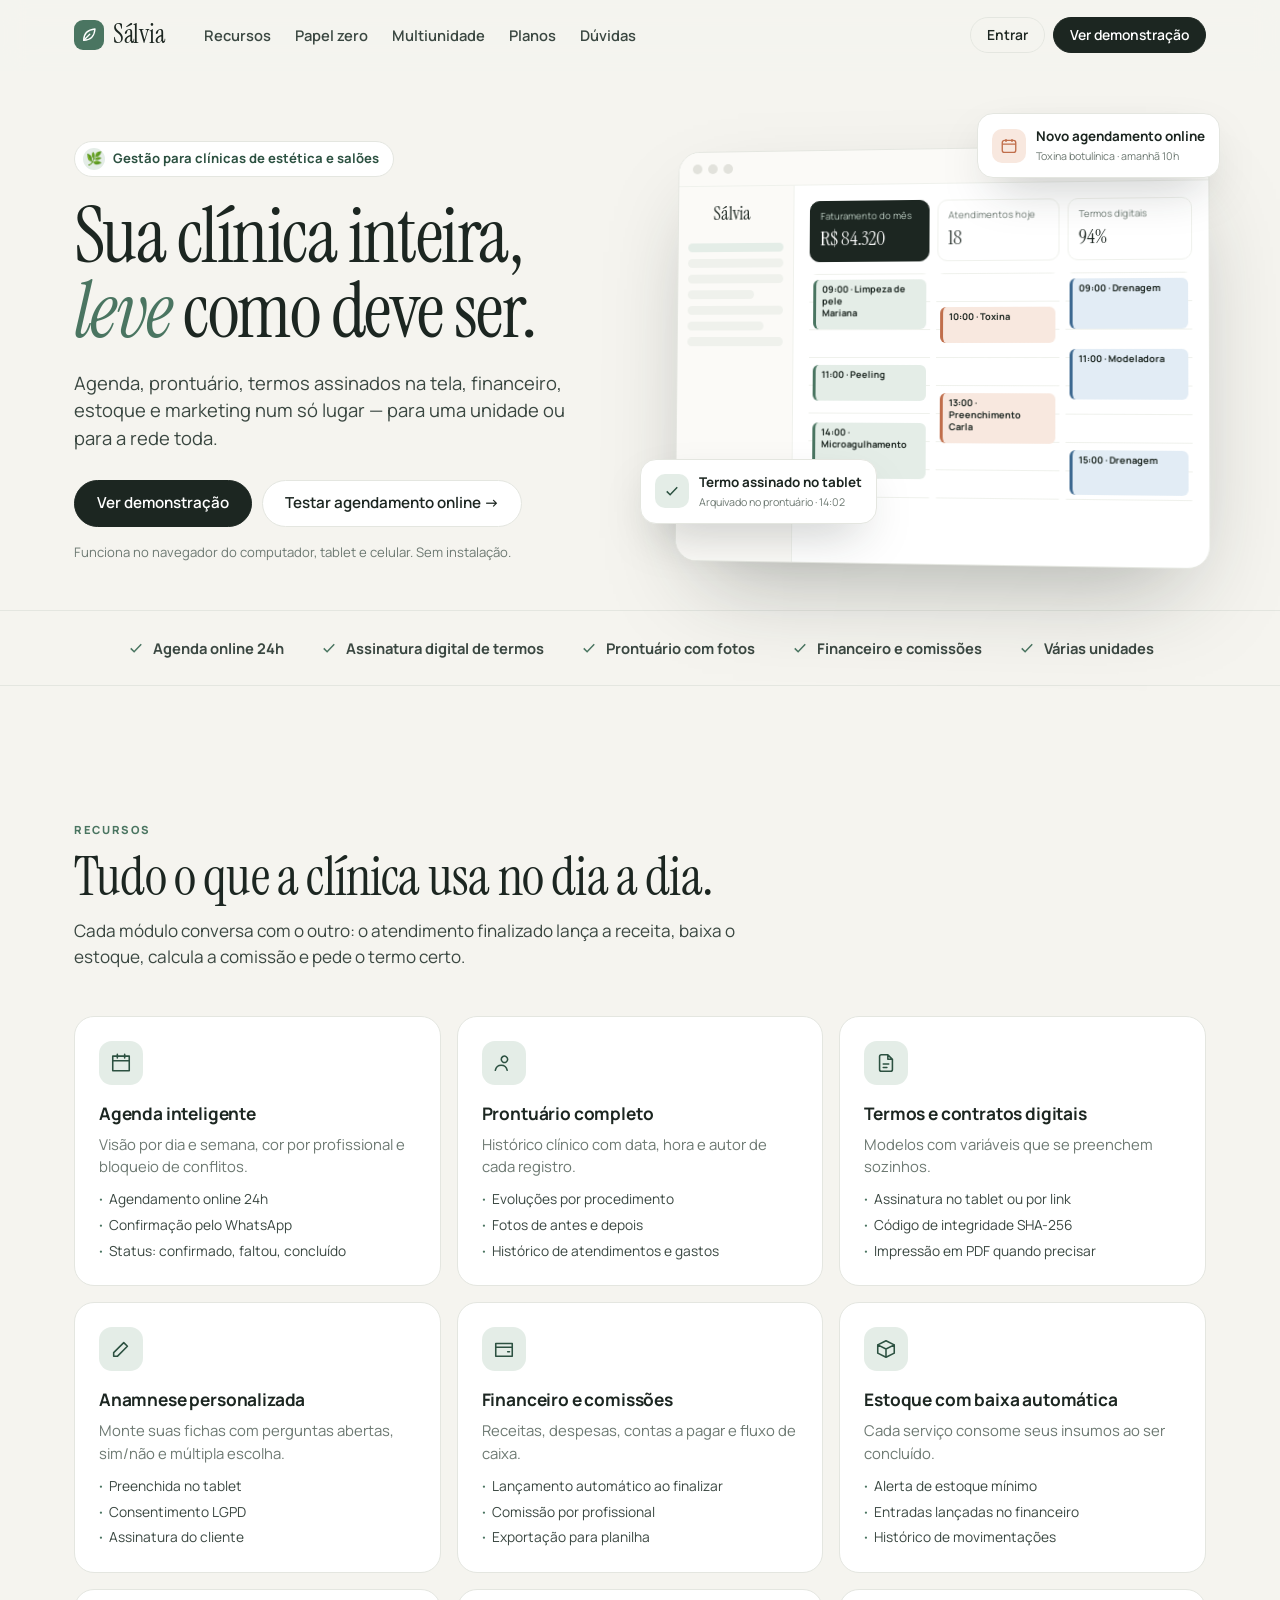
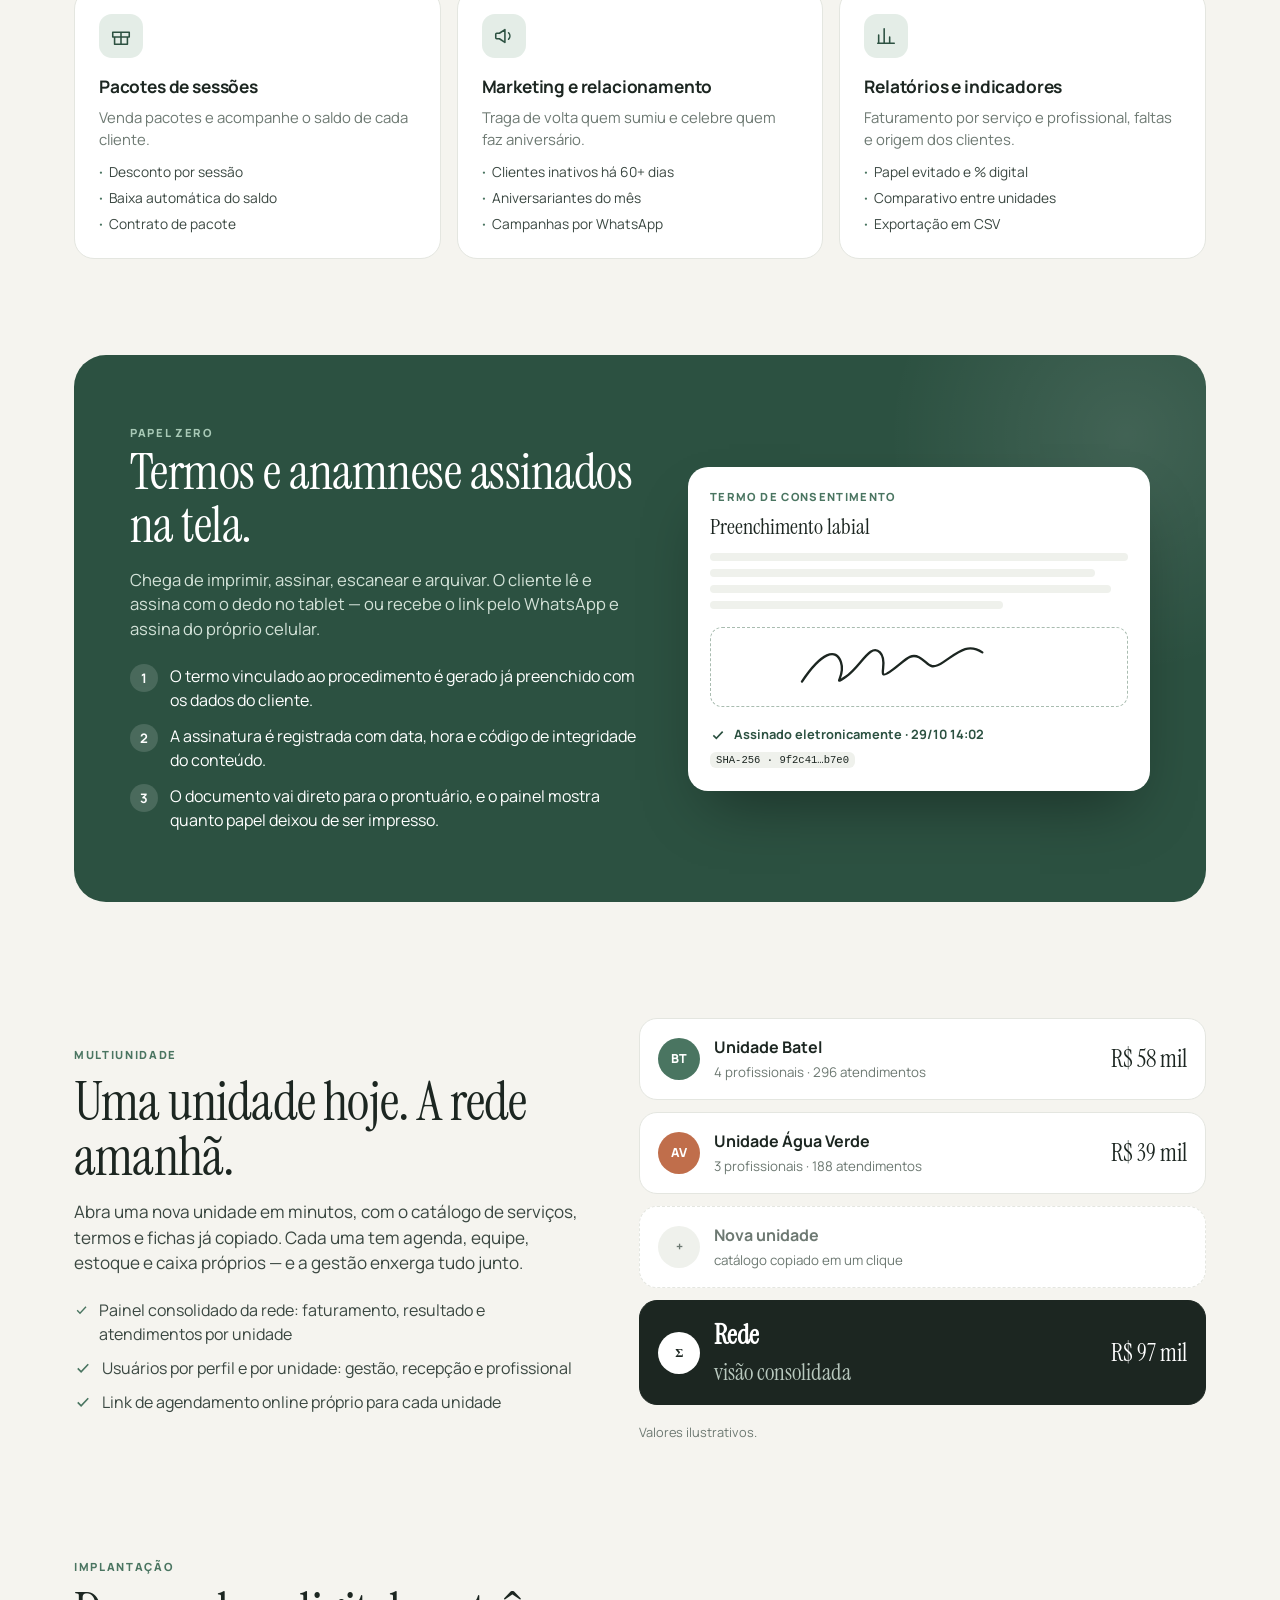
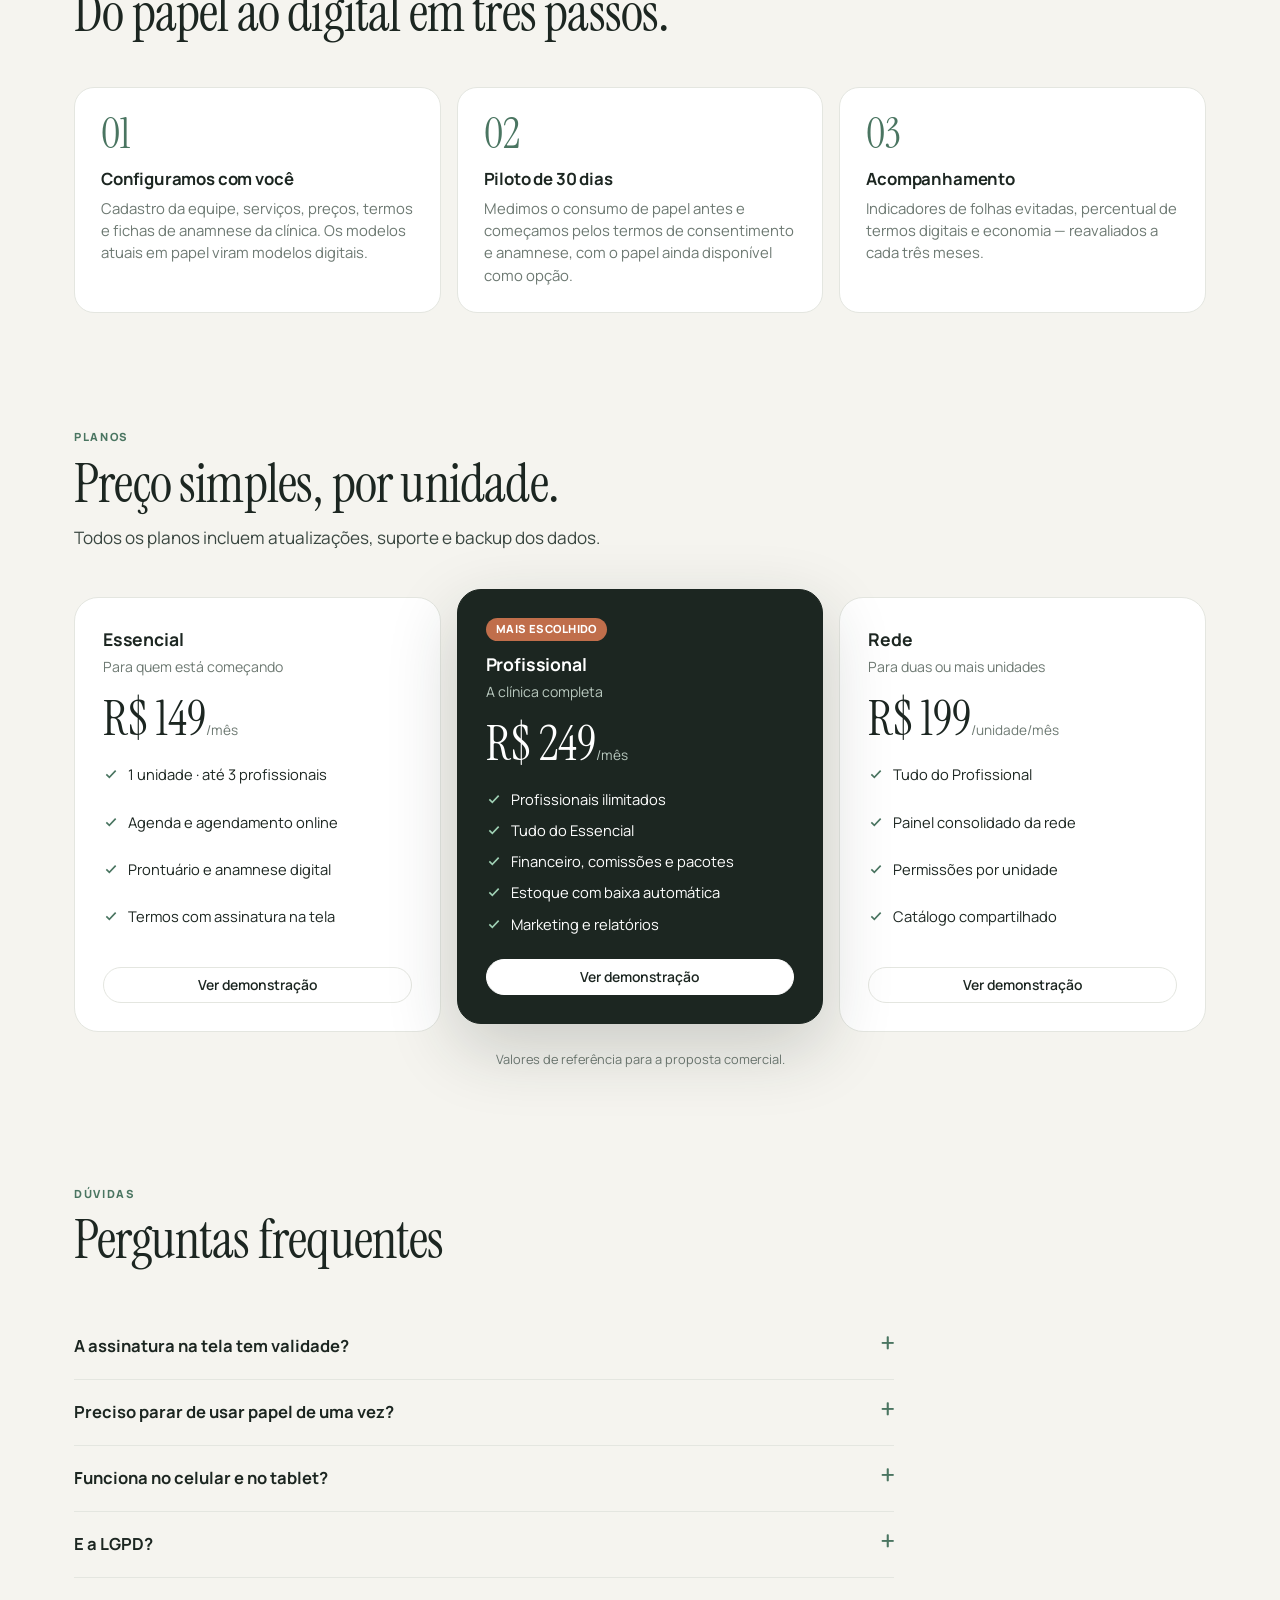
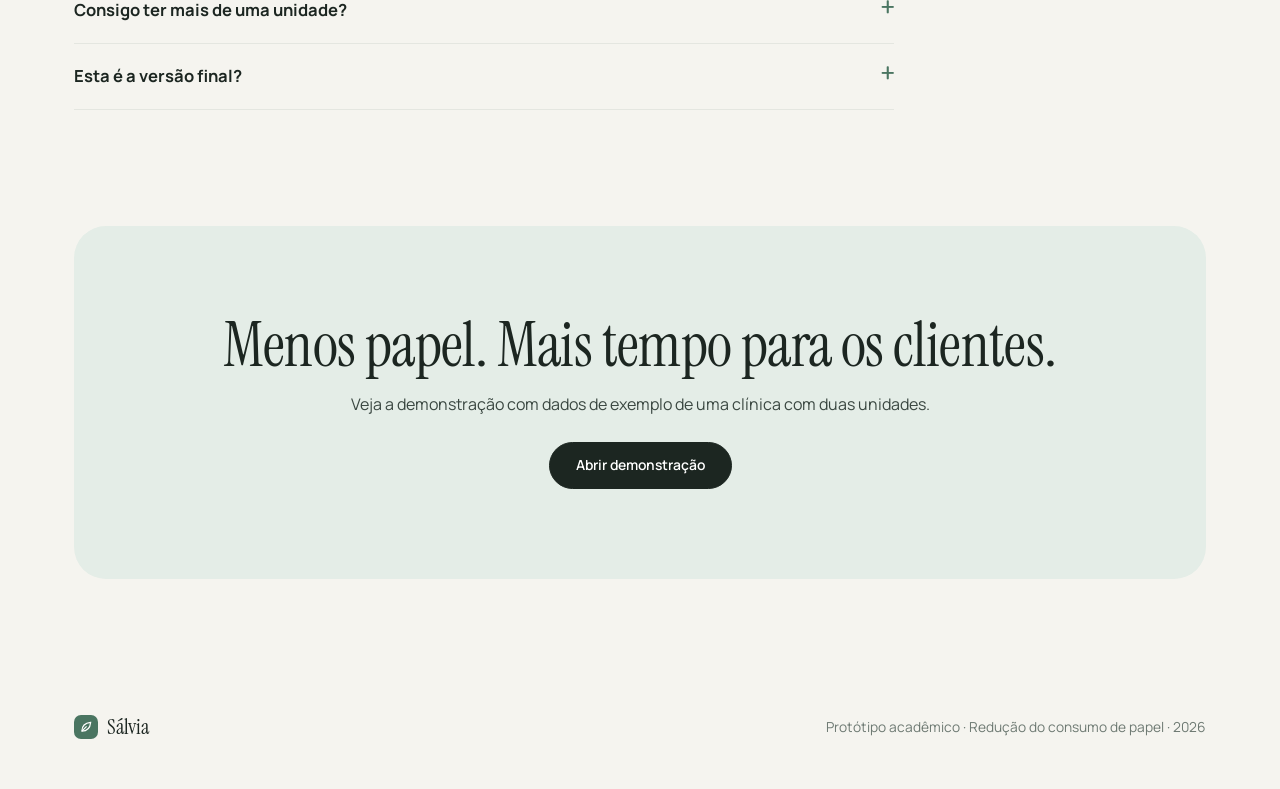
<file: index.html>
<!doctype html>
<html lang="pt-BR">
<head>
<meta charset="utf-8">
<meta name="viewport" content="width=device-width,initial-scale=1,viewport-fit=cover">
<title>Sálvia · Gestão para clínicas e salões</title>
<meta name="description" content="Agenda, prontuário, termos assinados na tela, financeiro, estoque e marketing para clínicas de estética e salões — com uma ou várias unidades.">
<meta name="theme-color" content="#2c5141">
<meta property="og:title" content="Sálvia · Gestão para clínicas e salões">
<meta property="og:description" content="Sua clínica inteira num só lugar. Menos papel, mais controle.">
<link rel="icon" href="assets/favicon.svg" type="image/svg+xml">
<link rel="preconnect" href="https://fonts.googleapis.com">
<link rel="preconnect" href="https://fonts.gstatic.com" crossorigin>
<link href="https://fonts.googleapis.com/css2?family=Instrument+Serif:ital@0;1&family=Manrope:wght@400;500;600;700;800&display=swap" rel="stylesheet">
<link rel="stylesheet" href="assets/salvia.css">
<style>
body{background:var(--bg);font-size:16px}
.wrap{max-width:1180px;margin:0 auto;padding:0 24px}
.lp-nav{position:sticky;top:0;z-index:40;background:rgba(245,244,239,.82);backdrop-filter:saturate(1.4) blur(12px);-webkit-backdrop-filter:blur(12px);border-bottom:1px solid transparent;transition:border-color .2s}
.lp-nav.sc{border-bottom-color:var(--line)}
.lp-nav .wrap{display:flex;align-items:center;gap:28px;height:70px}
.lp-nav nav{display:flex;gap:24px;margin-left:12px}
.lp-nav nav a{color:var(--ink2);font-weight:600;font-size:.92rem}
.lp-nav nav a:hover{color:var(--ink)}
.lp-nav .cta{margin-left:auto;display:flex;gap:8px}
.hero{padding:70px 0 40px;position:relative;overflow:hidden}
.hero .wrap{display:grid;grid-template-columns:1.02fr 1fr;gap:50px;align-items:center}
.kick{display:inline-flex;align-items:center;gap:8px;background:#fff;border:1px solid var(--line);border-radius:99px;padding:6px 14px 6px 8px;font-size:.82rem;font-weight:700;color:var(--sage-d)}
.kick i{width:22px;height:22px;border-radius:50%;background:var(--sage-l);display:grid;place-items:center;font-style:normal}
.hero h1{font-family:var(--serif);font-weight:400;font-size:clamp(2.8rem,6vw,5rem);line-height:.98;letter-spacing:-.02em;margin:22px 0 20px}
.hero h1 em{color:var(--sage);font-style:italic}
.hero p.lead{font-size:1.15rem;color:var(--ink2);max-width:48ch;margin-bottom:28px}
.hero .btns{display:flex;gap:10px;flex-wrap:wrap}
.hero .btn{padding:13px 22px;font-size:.95rem}
.hero .small{font-size:.82rem;color:var(--mut);margin-top:16px}
/* mock */
.mock{position:relative;border-radius:22px;background:#fff;border:1px solid var(--line);box-shadow:0 40px 90px -30px rgba(28,38,33,.35);overflow:hidden;transform:perspective(1400px) rotateY(-6deg) rotateX(2deg);transition:transform .6s}
.mock:hover{transform:none}
.mock-top{display:flex;gap:6px;padding:12px 14px;border-bottom:1px solid var(--line2);background:#fbfaf7}
.mock-top span{width:10px;height:10px;border-radius:50%;background:#e2e2dc}
.mock-b{display:grid;grid-template-columns:120px 1fr;min-height:380px}
.mock-s{background:#fbfaf7;border-right:1px solid var(--line2);padding:14px 10px;display:flex;flex-direction:column;gap:7px}
.mock-s b{font-family:var(--serif);font-weight:400;font-size:1.2rem;margin-bottom:8px;display:flex;gap:6px;align-items:center}
.mock-s i{height:9px;border-radius:5px;background:var(--line2)}
.mock-s i.on{background:var(--sage-l)}
.mock-m{padding:16px}
.mk{display:grid;grid-template-columns:repeat(3,1fr);gap:8px;margin-bottom:12px}
.mk div{border:1px solid var(--line2);border-radius:10px;padding:8px 10px}
.mk div:first-child{background:var(--ink);color:#fff;border-color:var(--ink)}
.mk small{font-size:.6rem;color:var(--mut);display:block}.mk div:first-child small{color:#b9c9bf}
.mk strong{font-family:var(--serif);font-weight:400;font-size:1.25rem}
.mag{display:grid;grid-template-columns:repeat(3,1fr);gap:6px;height:230px}
.mag>div{background:repeating-linear-gradient(to bottom,var(--line2) 0 1px,transparent 1px 28px);border-radius:8px;position:relative}
.mag p{position:absolute;left:4px;right:4px;margin:0;border-radius:6px;padding:4px 6px;font-size:.58rem;font-weight:700;line-height:1.25}
.float{position:absolute;background:#fff;border:1px solid var(--line);border-radius:16px;box-shadow:0 20px 50px -18px rgba(28,38,33,.35);padding:12px 14px;font-size:.8rem;display:flex;gap:10px;align-items:center;animation:bob 5s ease-in-out infinite}
.float .ico{width:34px;height:34px;border-radius:10px;display:grid;place-items:center;flex:none}
.float b{display:block;font-size:.84rem}
.float small{color:var(--mut)}
.f1{left:-30px;bottom:40px}.f2{right:-14px;top:-34px;animation-delay:-2.5s}
@keyframes bob{0%,100%{transform:translateY(0)}50%{transform:translateY(-8px)}}
.strip{padding:26px 0;border-top:1px solid var(--line);border-bottom:1px solid var(--line);margin-top:40px}
.strip .wrap{display:flex;gap:36px;justify-content:center;flex-wrap:wrap;color:var(--ink2);font-weight:700;font-size:.92rem}
.strip span{display:inline-flex;gap:8px;align-items:center}
.strip svg{color:var(--sage)}
section.blk{padding:96px 0}
.sh{max-width:700px;margin-bottom:46px}
.sh .eyebrow{margin-bottom:10px}
.sh h2{font-family:var(--serif);font-weight:400;font-size:clamp(2.1rem,4.4vw,3.4rem);line-height:1.02;letter-spacing:-.015em;margin-bottom:14px}
.sh p{color:var(--ink2);font-size:1.07rem}
.feat{display:grid;grid-template-columns:repeat(3,1fr);gap:16px}
.fc{background:#fff;border:1px solid var(--line);border-radius:20px;padding:24px;transition:transform .25s,box-shadow .25s,border-color .25s}
.fc:hover{transform:translateY(-4px);box-shadow:var(--sh);border-color:#d3dbd4}
.fc .fi{width:44px;height:44px;border-radius:13px;background:var(--sage-l);color:var(--sage-d);display:grid;place-items:center;margin-bottom:16px}
.fc h3{font-size:1.08rem;margin-bottom:6px}
.fc p{color:var(--mut);font-size:.93rem;margin:0}
.fc ul{margin:12px 0 0;padding:0;list-style:none;font-size:.86rem;color:var(--ink2);display:grid;gap:5px}
.fc li::before{content:"·";color:var(--sage);font-weight:800;margin-right:6px}
.paper-sec{background:var(--sage-d);color:#fff;border-radius:32px;padding:70px 56px;display:grid;grid-template-columns:1.1fr 1fr;gap:50px;align-items:center;position:relative;overflow:hidden}
.paper-sec::after{content:"";position:absolute;right:-160px;top:-160px;width:480px;height:480px;border-radius:50%;background:radial-gradient(circle,rgba(255,255,255,.1),transparent 70%)}
.paper-sec .eyebrow{color:#a8c9b6}
.paper-sec h2{font-family:var(--serif);font-weight:400;font-size:clamp(2.1rem,4.2vw,3.2rem);line-height:1.03;margin-bottom:16px}
.paper-sec p{color:#d3e2d8;font-size:1.04rem}
.paper-sec .steps2{display:grid;gap:12px;margin-top:22px}
.paper-sec .st{display:flex;gap:12px;align-items:flex-start}
.paper-sec .st b{width:28px;height:28px;border-radius:50%;background:rgba(255,255,255,.14);display:grid;place-items:center;flex:none;font-size:.82rem}
.sigcard{background:#fff;color:var(--ink);border-radius:20px;padding:22px;position:relative;z-index:1;box-shadow:0 30px 60px -20px rgba(0,0,0,.4)}
.sigcard .ln{height:8px;border-radius:4px;background:var(--line2);margin:8px 0}
.sigcard svg.s{width:100%;height:80px;margin-top:10px;border:1.5px dashed #a9bcb0;border-radius:12px}
.sigcard .ok{display:flex;gap:8px;align-items:center;margin-top:12px;font-size:.8rem;color:var(--sage-d);font-weight:700}
.sigcard code{font-size:.66rem}
.multi{display:grid;grid-template-columns:1fr 1.1fr;gap:50px;align-items:center}
.units{display:grid;gap:12px}
.unit{background:#fff;border:1px solid var(--line);border-radius:18px;padding:16px 18px;display:flex;align-items:center;gap:14px}
.unit .av{width:42px;height:42px}
.unit b{display:block}
.unit small{color:var(--mut)}
.unit .v{margin-left:auto;font-family:var(--serif);font-size:1.5rem}
.unit.total{background:var(--ink);color:#fff;border-color:var(--ink)}.unit.total small{color:#b9c9bf}
.chk{list-style:none;padding:0;margin:22px 0 0;display:grid;gap:10px}
.chk li{display:flex;gap:10px;align-items:flex-start;color:var(--ink2)}
.chk svg{color:var(--sage);margin-top:3px}
.how{display:grid;grid-template-columns:repeat(3,1fr);gap:16px;counter-reset:s}
.how div{background:#fff;border:1px solid var(--line);border-radius:20px;padding:26px;counter-increment:s}
.how div::before{content:"0" counter(s);font-family:var(--serif);font-size:2.6rem;color:var(--sage);line-height:1;display:block;margin-bottom:10px}
.how h3{font-size:1.05rem;margin-bottom:6px}.how p{color:var(--mut);font-size:.93rem;margin:0}
.plans{display:grid;grid-template-columns:repeat(3,1fr);gap:16px;align-items:stretch}
.plan{background:#fff;border:1px solid var(--line);border-radius:24px;padding:28px;display:flex;flex-direction:column}
.plan.hi{background:var(--ink);color:#fff;border-color:var(--ink);transform:translateY(-8px);box-shadow:var(--sh2)}
.plan h3{font-size:1.1rem}.plan .d{color:var(--mut);font-size:.88rem;margin:4px 0 18px}.plan.hi .d{color:#b9c9bf}
.plan .pr{font-family:var(--serif);font-size:3rem;line-height:1}.plan .pr small{font-family:var(--sans);font-size:.85rem;color:var(--mut)}.plan.hi .pr small{color:#b9c9bf}
.plan ul{list-style:none;padding:0;margin:20px 0 24px;display:grid;gap:9px;font-size:.92rem;flex:1}
.plan li{display:flex;gap:9px}.plan li svg{color:var(--sage);margin-top:3px}.plan.hi li svg{color:#9fd0b4}
.plan .btn{width:100%}.plan.hi .btn.pri{background:#fff;color:var(--ink);border-color:#fff}
.tag-hi{display:inline-block;background:var(--clay);color:#fff;font-size:.7rem;font-weight:800;padding:3px 10px;border-radius:99px;margin-bottom:10px;letter-spacing:.04em;align-self:flex-start}
.faq{max-width:820px}
.faq details{border-bottom:1px solid var(--line);padding:20px 0}
.faq summary{cursor:pointer;font-weight:700;font-size:1.04rem;list-style:none;display:flex;justify-content:space-between;gap:20px}
.faq summary::-webkit-details-marker{display:none}
.faq summary::after{content:"+";font-family:var(--serif);font-size:1.7rem;line-height:.8;color:var(--sage);transition:transform .2s}
.faq details[open] summary::after{transform:rotate(45deg)}
.faq p{color:var(--ink2);margin:12px 0 0;max-width:68ch}
.final{text-align:center;padding:90px 24px;background:var(--sage-l);border-radius:32px}
.final h2{font-family:var(--serif);font-weight:400;font-size:clamp(2.2rem,5vw,3.8rem);line-height:1;margin-bottom:16px}
.final p{color:var(--ink2);margin-bottom:26px}
footer.lp{padding:40px 0 50px;color:var(--mut);font-size:.86rem}
footer.lp .wrap{display:flex;justify-content:space-between;gap:20px;flex-wrap:wrap;align-items:center}
.rv{opacity:0;transform:translateY(18px);transition:opacity .7s ease,transform .7s ease}
.rv.in{opacity:1;transform:none}
@media (prefers-reduced-motion:reduce){.rv{opacity:1;transform:none;transition:none}.float{animation:none}.mock{transform:none}}
@media (max-width:980px){
 .hero .wrap,.multi,.paper-sec{grid-template-columns:1fr}
 .feat,.how,.plans{grid-template-columns:1fr 1fr}
 .lp-nav nav{display:none}
 .mock{transform:none}
 .paper-sec{padding:48px 28px}
 .plan.hi{transform:none}
}
@media (max-width:640px){
 .wrap{padding:0 16px}
 .feat,.how,.plans{grid-template-columns:1fr}
 .hero{padding:40px 0 20px}
 section.blk{padding:64px 0}
 .lp-nav .cta .btn.ghost{display:none}
 .f1{left:8px;bottom:-18px}.f2{display:none}
 .mock-b{grid-template-columns:1fr}.mock-s{display:none}
 .final{padding:60px 18px;border-radius:24px}
}
</style>
</head>
<body>
<header class="lp-nav" id="nav"><div class="wrap">
  <a href="#" class="brand"><span class="mark"><svg width="18" height="18" viewBox="0 0 24 24" fill="none" stroke="currentColor" stroke-width="1.8" stroke-linecap="round" stroke-linejoin="round"><path d="M5 19c0-8 5-14 15-15-1 10-7 15-15 15z"/><path d="M5 19 13 11"/></svg></span>Sálvia</a>
  <nav><a href="#recursos">Recursos</a><a href="#papel">Papel zero</a><a href="#unidades">Multiunidade</a><a href="#planos">Planos</a><a href="#duvidas">Dúvidas</a></nav>
  <div class="cta"><a class="btn ghost" href="app.html#/login">Entrar</a><a class="btn pri" href="app.html#/login">Ver demonstração</a></div>
</div></header>

<section class="hero"><div class="wrap">
  <div class="rv">
    <span class="kick"><i>🌿</i> Gestão para clínicas de estética e salões</span>
    <h1>Sua clínica inteira, <em>leve</em> como deve ser.</h1>
    <p class="lead">Agenda, prontuário, termos assinados na tela, financeiro, estoque e marketing num só lugar — para uma unidade ou para a rede toda.</p>
    <div class="btns"><a class="btn pri" href="app.html#/login">Ver demonstração</a><a class="btn" href="app.html#/agendar/u1">Testar agendamento online →</a></div>
    <p class="small">Funciona no navegador do computador, tablet e celular. Sem instalação.</p>
  </div>
  <div class="rv" style="position:relative">
    <div class="mock" aria-hidden="true">
      <div class="mock-top"><span></span><span></span><span></span></div>
      <div class="mock-b">
        <div class="mock-s"><b><span class="mark" style="width:20px;height:20px;border-radius:6px"></span>Sálvia</b><i class="on"></i><i></i><i></i><i style="width:70%"></i><i></i><i style="width:80%"></i><i></i></div>
        <div class="mock-m">
          <div class="mk"><div><small>Faturamento do mês</small><strong>R$ 84.320</strong></div><div><small>Atendimentos hoje</small><strong>18</strong></div><div><small>Termos digitais</small><strong>94%</strong></div></div>
          <div class="mag">
            <div><p style="top:6px;height:50px;background:#e4ede7;border-left:3px solid #4a7561">09:00 · Limpeza de pele<br>Mariana</p><p style="top:92px;height:36px;background:#e4ede7;border-left:3px solid #4a7561">11:00 · Peeling</p><p style="top:150px;height:56px;background:#e4ede7;border-left:3px solid #4a7561">14:00 · Microagulhamento</p></div>
            <div><p style="top:34px;height:36px;background:#f8e8df;border-left:3px solid #c06e4b">10:00 · Toxina</p><p style="top:120px;height:50px;background:#f8e8df;border-left:3px solid #c06e4b">13:00 · Preenchimento<br>Carla</p></div>
            <div><p style="top:6px;height:50px;background:#e2ecf5;border-left:3px solid #3c6890">09:00 · Drenagem</p><p style="top:76px;height:50px;background:#e2ecf5;border-left:3px solid #3c6890">11:00 · Modeladora</p><p style="top:176px;height:44px;background:#e2ecf5;border-left:3px solid #3c6890">15:00 · Drenagem</p></div>
          </div>
        </div>
      </div>
    </div>
    <div class="float f1"><span class="ico" style="background:var(--sage-l);color:var(--sage-d)"><svg width="18" height="18" viewBox="0 0 24 24" fill="none" stroke="currentColor" stroke-width="2"><path d="m5 12.5 4.5 4.5L19 7"/></svg></span><div><b>Termo assinado no tablet</b><small>Arquivado no prontuário · 14:02</small></div></div>
    <div class="float f2"><span class="ico" style="background:var(--clay-l);color:var(--clay)"><svg width="18" height="18" viewBox="0 0 24 24" fill="none" stroke="currentColor" stroke-width="1.8"><rect x="3" y="4.5" width="18" height="16" rx="3"/><path d="M3 9.5h18M8 2.5v4M16 2.5v4"/></svg></span><div><b>Novo agendamento online</b><small>Toxina botulínica · amanhã 10h</small></div></div>
  </div>
</div>
<div class="strip"><div class="wrap">
  <span><svg width="18" height="18" viewBox="0 0 24 24" fill="none" stroke="currentColor" stroke-width="2"><path d="m5 12.5 4.5 4.5L19 7"/></svg>Agenda online 24h</span>
  <span><svg width="18" height="18" viewBox="0 0 24 24" fill="none" stroke="currentColor" stroke-width="2"><path d="m5 12.5 4.5 4.5L19 7"/></svg>Assinatura digital de termos</span>
  <span><svg width="18" height="18" viewBox="0 0 24 24" fill="none" stroke="currentColor" stroke-width="2"><path d="m5 12.5 4.5 4.5L19 7"/></svg>Prontuário com fotos</span>
  <span><svg width="18" height="18" viewBox="0 0 24 24" fill="none" stroke="currentColor" stroke-width="2"><path d="m5 12.5 4.5 4.5L19 7"/></svg>Financeiro e comissões</span>
  <span><svg width="18" height="18" viewBox="0 0 24 24" fill="none" stroke="currentColor" stroke-width="2"><path d="m5 12.5 4.5 4.5L19 7"/></svg>Várias unidades</span>
</div></div>
</section>

<section class="blk" id="recursos"><div class="wrap">
  <div class="sh rv"><div class="eyebrow">Recursos</div><h2>Tudo o que a clínica usa no dia a dia.</h2><p>Cada módulo conversa com o outro: o atendimento finalizado lança a receita, baixa o estoque, calcula a comissão e pede o termo certo.</p></div>
  <div class="feat" id="featGrid"></div>
</div></section>

<section class="blk" id="papel" style="padding-top:0"><div class="wrap">
  <div class="paper-sec rv">
    <div><div class="eyebrow">Papel zero</div><h2>Termos e anamnese assinados na tela.</h2>
      <p>Chega de imprimir, assinar, escanear e arquivar. O cliente lê e assina com o dedo no tablet — ou recebe o link pelo WhatsApp e assina do próprio celular.</p>
      <div class="steps2">
        <div class="st"><b>1</b><div>O termo vinculado ao procedimento é gerado já preenchido com os dados do cliente.</div></div>
        <div class="st"><b>2</b><div>A assinatura é registrada com data, hora e código de integridade do conteúdo.</div></div>
        <div class="st"><b>3</b><div>O documento vai direto para o prontuário, e o painel mostra quanto papel deixou de ser impresso.</div></div>
      </div></div>
    <div class="sigcard" aria-hidden="true">
      <div style="font-size:.7rem;font-weight:800;letter-spacing:.12em;color:var(--sage);text-transform:uppercase">Termo de consentimento</div>
      <div style="font-family:var(--serif);font-size:1.4rem;margin:4px 0 10px">Preenchimento labial</div>
      <div class="ln"></div><div class="ln" style="width:92%"></div><div class="ln" style="width:96%"></div><div class="ln" style="width:70%"></div>
      <svg class="s" viewBox="0 0 300 80"><path d="M30 55c20-30 35-35 40-20s-10 25 5 15 25-35 35-25-5 30 10 20 20-20 30-15 10 15 25 5 25-20 40-10" fill="none" stroke="#1c2621" stroke-width="2.4" stroke-linecap="round"/></svg>
      <div class="ok"><svg width="16" height="16" viewBox="0 0 24 24" fill="none" stroke="currentColor" stroke-width="2.4"><path d="m5 12.5 4.5 4.5L19 7"/></svg>Assinado eletronicamente · 29/10 14:02</div>
      <code>SHA-256 · 9f2c41…b7e0</code>
    </div>
  </div>
</div></section>

<section class="blk" id="unidades" style="padding-top:20px"><div class="wrap multi">
  <div class="rv"><div class="sh" style="margin:0"><div class="eyebrow">Multiunidade</div><h2>Uma unidade hoje. A rede amanhã.</h2><p>Abra uma nova unidade em minutos, com o catálogo de serviços, termos e fichas já copiado. Cada uma tem agenda, equipe, estoque e caixa próprios — e a gestão enxerga tudo junto.</p></div>
    <ul class="chk">
      <li><svg width="18" height="18" viewBox="0 0 24 24" fill="none" stroke="currentColor" stroke-width="2.2"><path d="m5 12.5 4.5 4.5L19 7"/></svg>Painel consolidado da rede: faturamento, resultado e atendimentos por unidade</li>
      <li><svg width="18" height="18" viewBox="0 0 24 24" fill="none" stroke="currentColor" stroke-width="2.2"><path d="m5 12.5 4.5 4.5L19 7"/></svg>Usuários por perfil e por unidade: gestão, recepção e profissional</li>
      <li><svg width="18" height="18" viewBox="0 0 24 24" fill="none" stroke="currentColor" stroke-width="2.2"><path d="m5 12.5 4.5 4.5L19 7"/></svg>Link de agendamento online próprio para cada unidade</li>
    </ul></div>
  <div class="units rv">
    <div class="unit"><div class="av" style="background:var(--sage);color:#fff">BT</div><div><b>Unidade Batel</b><small>4 profissionais · 296 atendimentos</small></div><div class="v">R$ 58 mil</div></div>
    <div class="unit"><div class="av" style="background:var(--clay);color:#fff">AV</div><div><b>Unidade Água Verde</b><small>3 profissionais · 188 atendimentos</small></div><div class="v">R$ 39 mil</div></div>
    <div class="unit" style="border-style:dashed;color:var(--mut)"><div class="av" style="background:var(--line2);color:var(--mut)">+</div><div><b>Nova unidade</b><small>catálogo copiado em um clique</small></div></div>
    <div class="unit total"><div class="av" style="background:#fff;color:var(--ink)">Σ</div><div><b>Rede</b><small>visão consolidada</small></div><div class="v">R$ 97 mil</div></div>
    <p class="note">Valores ilustrativos.</p>
  </div>
</div></section>

<section class="blk" style="padding-top:20px"><div class="wrap">
  <div class="sh rv"><div class="eyebrow">Implantação</div><h2>Do papel ao digital em três passos.</h2></div>
  <div class="how rv">
    <div><h3>Configuramos com você</h3><p>Cadastro da equipe, serviços, preços, termos e fichas de anamnese da clínica. Os modelos atuais em papel viram modelos digitais.</p></div>
    <div><h3>Piloto de 30 dias</h3><p>Medimos o consumo de papel antes e começamos pelos termos de consentimento e anamnese, com o papel ainda disponível como opção.</p></div>
    <div><h3>Acompanhamento</h3><p>Indicadores de folhas evitadas, percentual de termos digitais e economia — reavaliados a cada três meses.</p></div>
  </div>
</div></section>

<section class="blk" id="planos" style="padding-top:20px"><div class="wrap">
  <div class="sh rv"><div class="eyebrow">Planos</div><h2>Preço simples, por unidade.</h2><p>Todos os planos incluem atualizações, suporte e backup dos dados.</p></div>
  <div class="plans rv">
    <div class="plan"><h3>Essencial</h3><div class="d">Para quem está começando</div><div class="pr">R$ 149<small>/mês</small></div>
      <ul><li><svg width="16" height="16" viewBox="0 0 24 24" fill="none" stroke="currentColor" stroke-width="2.4"><path d="m5 12.5 4.5 4.5L19 7"/></svg>1 unidade · até 3 profissionais</li><li><svg width="16" height="16" viewBox="0 0 24 24" fill="none" stroke="currentColor" stroke-width="2.4"><path d="m5 12.5 4.5 4.5L19 7"/></svg>Agenda e agendamento online</li><li><svg width="16" height="16" viewBox="0 0 24 24" fill="none" stroke="currentColor" stroke-width="2.4"><path d="m5 12.5 4.5 4.5L19 7"/></svg>Prontuário e anamnese digital</li><li><svg width="16" height="16" viewBox="0 0 24 24" fill="none" stroke="currentColor" stroke-width="2.4"><path d="m5 12.5 4.5 4.5L19 7"/></svg>Termos com assinatura na tela</li></ul>
      <a class="btn" href="app.html#/login">Ver demonstração</a></div>
    <div class="plan hi"><span class="tag-hi">MAIS ESCOLHIDO</span><h3>Profissional</h3><div class="d">A clínica completa</div><div class="pr">R$ 249<small>/mês</small></div>
      <ul><li><svg width="16" height="16" viewBox="0 0 24 24" fill="none" stroke="currentColor" stroke-width="2.4"><path d="m5 12.5 4.5 4.5L19 7"/></svg>Profissionais ilimitados</li><li><svg width="16" height="16" viewBox="0 0 24 24" fill="none" stroke="currentColor" stroke-width="2.4"><path d="m5 12.5 4.5 4.5L19 7"/></svg>Tudo do Essencial</li><li><svg width="16" height="16" viewBox="0 0 24 24" fill="none" stroke="currentColor" stroke-width="2.4"><path d="m5 12.5 4.5 4.5L19 7"/></svg>Financeiro, comissões e pacotes</li><li><svg width="16" height="16" viewBox="0 0 24 24" fill="none" stroke="currentColor" stroke-width="2.4"><path d="m5 12.5 4.5 4.5L19 7"/></svg>Estoque com baixa automática</li><li><svg width="16" height="16" viewBox="0 0 24 24" fill="none" stroke="currentColor" stroke-width="2.4"><path d="m5 12.5 4.5 4.5L19 7"/></svg>Marketing e relatórios</li></ul>
      <a class="btn pri" href="app.html#/login">Ver demonstração</a></div>
    <div class="plan"><h3>Rede</h3><div class="d">Para duas ou mais unidades</div><div class="pr">R$ 199<small>/unidade/mês</small></div>
      <ul><li><svg width="16" height="16" viewBox="0 0 24 24" fill="none" stroke="currentColor" stroke-width="2.4"><path d="m5 12.5 4.5 4.5L19 7"/></svg>Tudo do Profissional</li><li><svg width="16" height="16" viewBox="0 0 24 24" fill="none" stroke="currentColor" stroke-width="2.4"><path d="m5 12.5 4.5 4.5L19 7"/></svg>Painel consolidado da rede</li><li><svg width="16" height="16" viewBox="0 0 24 24" fill="none" stroke="currentColor" stroke-width="2.4"><path d="m5 12.5 4.5 4.5L19 7"/></svg>Permissões por unidade</li><li><svg width="16" height="16" viewBox="0 0 24 24" fill="none" stroke="currentColor" stroke-width="2.4"><path d="m5 12.5 4.5 4.5L19 7"/></svg>Catálogo compartilhado</li></ul>
      <a class="btn" href="app.html#/login">Ver demonstração</a></div>
  </div>
  <p class="note" style="text-align:center;margin-top:18px">Valores de referência para a proposta comercial.</p>
</div></section>

<section class="blk" id="duvidas" style="padding-top:20px"><div class="wrap">
  <div class="sh rv"><div class="eyebrow">Dúvidas</div><h2>Perguntas frequentes</h2></div>
  <div class="faq rv">
    <details><summary>A assinatura na tela tem validade?</summary><p>A Lei nº 14.063/2020 reconhece assinaturas eletrônicas simples, avançadas e qualificadas. A assinatura na tela, com data, hora e código de integridade, é uma assinatura eletrônica simples. Para documentos que exigem nível maior, a versão de produção pode integrar um provedor de assinatura avançada. Recomendamos validar os modelos de termos com a assessoria jurídica da clínica.</p></details>
    <details><summary>Preciso parar de usar papel de uma vez?</summary><p>Não. O papel continua como opção para quem prefere ou não consegue assinar no tablet, e o sistema registra esses casos para mostrar a evolução da adoção digital.</p></details>
    <details><summary>Funciona no celular e no tablet?</summary><p>Sim. O sistema roda no navegador e se adapta a qualquer tela. A recepção pode usar o computador e o cliente assina no tablet.</p></details>
    <details><summary>E a LGPD?</summary><p>Os formulários pedem consentimento para o uso dos dados de saúde, os acessos são separados por perfil e há exportação de backup. Na versão de produção, os dados ficam em servidor com criptografia, controle de acesso e cópias de segurança automáticas.</p></details>
    <details><summary>Consigo ter mais de uma unidade?</summary><p>Sim. Cada unidade tem agenda, equipe, estoque e financeiro próprios, e a gestão acompanha a rede inteira num painel consolidado.</p></details>
    <details><summary>Esta é a versão final?</summary><p>Esta é a versão de demonstração, com dados fictícios salvos no próprio navegador. Aprovada a proposta, a implantação conecta o sistema a um banco de dados em servidor, com login real e o cadastro da clínica.</p></details>
  </div>
</div></section>

<section class="blk" style="padding-top:20px"><div class="wrap"><div class="final rv">
  <h2>Menos papel. Mais tempo para os clientes.</h2>
  <p>Veja a demonstração com dados de exemplo de uma clínica com duas unidades.</p>
  <a class="btn pri" style="padding:14px 26px" href="app.html#/login">Abrir demonstração</a>
</div></div></section>

<footer class="lp"><div class="wrap"><span class="brand" style="font-size:1.3rem"><span class="mark" style="width:24px;height:24px;border-radius:7px"><svg width="14" height="14" viewBox="0 0 24 24" fill="none" stroke="currentColor" stroke-width="2"><path d="M5 19c0-8 5-14 15-15-1 10-7 15-15 15z"/><path d="M5 19 13 11"/></svg></span>Sálvia</span><span>Protótipo acadêmico · Redução do consumo de papel · 2026</span></div></footer>

<script>
const F=[
 ['M3 4.5h18v16H3zM3 9.5h18M8 2.5v4M16 2.5v4','Agenda inteligente','Visão por dia e semana, cor por profissional e bloqueio de conflitos.',['Agendamento online 24h','Confirmação pelo WhatsApp','Status: confirmado, faltou, concluído']],
 ['M9 8a3.5 3.5 0 1 0 0-.01M2.5 20c.8-3.6 3.4-5.5 6.5-5.5s5.7 1.9 6.5 5.5','Prontuário completo','Histórico clínico com data, hora e autor de cada registro.',['Evoluções por procedimento','Fotos de antes e depois','Histórico de atendimentos e gastos']],
 ['M14 3H7a2 2 0 0 0-2 2v14a2 2 0 0 0 2 2h10a2 2 0 0 0 2-2V8zM14 3v5h5M9 13h6M9 17h4','Termos e contratos digitais','Modelos com variáveis que se preenchem sozinhos.',['Assinatura no tablet ou por link','Código de integridade SHA-256','Impressão em PDF quando precisar']],
 ['M4 20h4L19 9l-4-4L4 16z','Anamnese personalizada','Monte suas fichas com perguntas abertas, sim/não e múltipla escolha.',['Preenchida no tablet','Consentimento LGPD','Assinatura do cliente']],
 ['M3 6h18v14H3zM3 10h18M16 15h2','Financeiro e comissões','Receitas, despesas, contas a pagar e fluxo de caixa.',['Lançamento automático ao finalizar','Comissão por profissional','Exportação para planilha']],
 ['M3 7.5 12 3l9 4.5v9L12 21l-9-4.5zM3 7.5 12 12l9-4.5M12 12v9','Estoque com baixa automática','Cada serviço consome seus insumos ao ser concluído.',['Alerta de estoque mínimo','Entradas lançadas no financeiro','Histórico de movimentações']],
 ['M3 8h18v5H3zM5 13v8h14v-8M12 8v13','Pacotes de sessões','Venda pacotes e acompanhe o saldo de cada cliente.',['Desconto por sessão','Baixa automática do saldo','Contrato de pacote']],
 ['M3 10v4a1 1 0 0 0 1 1h3l6 4V5L7 9H4a1 1 0 0 0-1 1zM17 8.5a5 5 0 0 1 0 7','Marketing e relacionamento','Traga de volta quem sumiu e celebre quem faz aniversário.',['Clientes inativos há 60+ dias','Aniversariantes do mês','Campanhas por WhatsApp']],
 ['M4 20V11M10 20V4M16 20v-7M21 20H3','Relatórios e indicadores','Faturamento por serviço e profissional, faltas e origem dos clientes.',['Papel evitado e % digital','Comparativo entre unidades','Exportação em CSV']]
];
document.getElementById('featGrid').innerHTML=F.map(([d,t,p,l])=>`<div class="fc rv"><div class="fi"><svg width="22" height="22" viewBox="0 0 24 24" fill="none" stroke="currentColor" stroke-width="1.7" stroke-linecap="round" stroke-linejoin="round"><path d="${d}"/></svg></div><h3>${t}</h3><p>${p}</p><ul>${l.map(x=>`<li>${x}</li>`).join('')}</ul></div>`).join('');
const io='IntersectionObserver' in window?new IntersectionObserver(es=>es.forEach(e=>{if(e.isIntersecting){e.target.classList.add('in');io.unobserve(e.target)}}),{threshold:.12}):null;
document.querySelectorAll('.rv').forEach((el,i)=>{el.style.transitionDelay=(el.classList.contains('fc')?(i%3)*80:0)+'ms';io?io.observe(el):el.classList.add('in')});
const nav=document.getElementById('nav');addEventListener('scroll',()=>nav.classList.toggle('sc',scrollY>10),{passive:true});
</script>
</body>
</html>
</file>
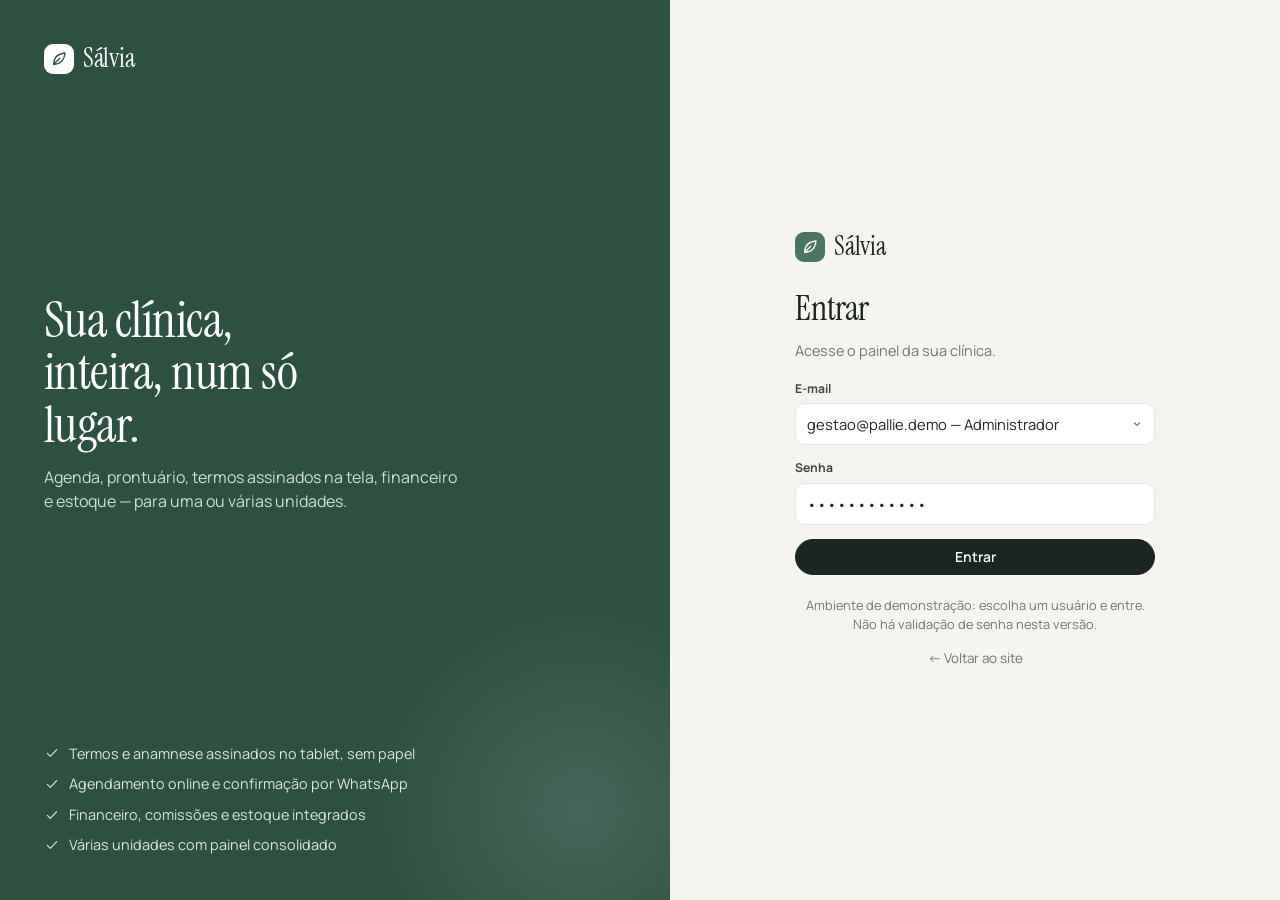
<file: app.html>
<!doctype html>
<html lang="pt-BR">
<head>
<meta charset="utf-8">
<meta name="viewport" content="width=device-width,initial-scale=1,viewport-fit=cover">
<title>Sálvia · Painel da clínica</title>
<meta name="description" content="Sálvia — agenda, prontuário, termos digitais, financeiro e estoque para clínicas e salões.">
<meta name="theme-color" content="#2c5141">
<link rel="icon" href="assets/favicon.svg" type="image/svg+xml">
<link rel="preconnect" href="https://fonts.googleapis.com">
<link rel="preconnect" href="https://fonts.gstatic.com" crossorigin>
<link href="https://fonts.googleapis.com/css2?family=Instrument+Serif&family=Manrope:wght@400;500;600;700;800&display=swap" rel="stylesheet">
<link rel="stylesheet" href="assets/salvia.css">
</head>
<body>
<div id="root"></div>
<div id="toast" role="status" aria-live="polite"></div>
<div id="print"></div>
<noscript><p style="padding:40px;text-align:center">Ative o JavaScript para usar o Sálvia.</p></noscript>
<script src="assets/app.js"></script>
<script src="assets/data.js"></script>
<script>boot();</script>
</body>
</html>
</file>
<file: assets/salvia.css>
/* Sálvia — gestão para clínicas e salões
   Tokens + componentes do app. A landing page reaproveita os tokens. */
:root{
  --ink:#1c2621;--ink2:#3a4741;--mut:#6d7972;--line:#e4e6e0;--line2:#eff1ec;
  --bg:#f5f4ef;--card:#fff;--side:#fbfaf7;
  --sage:#4a7561;--sage-d:#2c5141;--sage-l:#e4ede7;--sage-ll:#f0f5f1;
  --clay:#c06e4b;--clay-l:#f8e8df;--gold:#a97f22;--gold-l:#f6eed9;
  --red:#b2443a;--red-l:#f7e2df;--blue:#3c6890;--blue-l:#e2ecf5;
  --r:16px;--rs:10px;
  --sh:0 1px 2px rgba(28,38,33,.04),0 6px 20px rgba(28,38,33,.05);
  --sh2:0 24px 70px rgba(28,38,33,.20);
  --serif:"Instrument Serif",Georgia,"Times New Roman",serif;
  --sans:"Manrope",system-ui,-apple-system,"Segoe UI",Roboto,sans-serif;
}
*{box-sizing:border-box}
html{-webkit-text-size-adjust:100%}
body{margin:0;font-family:var(--sans);font-size:14.5px;color:var(--ink);background:var(--bg);line-height:1.5;-webkit-font-smoothing:antialiased}
body.noscroll{overflow:hidden}
a{color:var(--sage-d);text-decoration:none}
h1,h2,h3,h4{margin:0;font-weight:700;letter-spacing:-.01em}
p{margin:0 0 .6em}
.ic{flex:none;display:block}
button{font:inherit;color:inherit}
input,select,textarea{font:inherit;font-size:.92rem;color:var(--ink);background:#fff;border:1px solid var(--line);border-radius:var(--rs);padding:9px 11px;width:100%;outline:none;transition:border-color .15s,box-shadow .15s}
input:focus,select:focus,textarea:focus{border-color:var(--sage);box-shadow:0 0 0 3px var(--sage-l)}
input[type=checkbox],input[type=radio]{width:auto;accent-color:var(--sage);margin:0}
textarea{resize:vertical}
select{appearance:none;background-image:url("data:image/svg+xml,%3Csvg xmlns='http://www.w3.org/2000/svg' width='12' height='12' viewBox='0 0 24 24' fill='none' stroke='%236d7972' stroke-width='2.4'%3E%3Cpath d='m6 9 6 6 6-6'/%3E%3C/svg%3E");background-repeat:no-repeat;background-position:right 11px center;padding-right:30px}
code{font-family:ui-monospace,Menlo,Consolas,monospace;font-size:.78rem;background:var(--line2);padding:2px 6px;border-radius:6px;word-break:break-all}

/* Botões */
.btn{display:inline-flex;align-items:center;justify-content:center;gap:7px;border:1px solid var(--line);background:#fff;color:var(--ink);padding:9px 16px;border-radius:999px;font-weight:600;font-size:.87rem;cursor:pointer;white-space:nowrap;transition:background .15s,border-color .15s,transform .08s;text-decoration:none;line-height:1.2}
.btn:hover{background:var(--sage-ll);border-color:#d3dbd4}
.btn:active{transform:scale(.97)}
.btn.pri{background:var(--ink);color:#fff;border-color:var(--ink)}
.btn.pri:hover{background:var(--sage-d);border-color:var(--sage-d)}
.btn.sage{background:var(--sage);color:#fff;border-color:var(--sage)}
.btn.ghost{background:transparent}
.btn.sm{padding:6px 12px;font-size:.8rem}
.btn.block{width:100%}
.btn.danger{color:var(--red)}
.btn[disabled]{opacity:.45;pointer-events:none}
.icon-btn{display:inline-flex;align-items:center;justify-content:center;width:36px;height:36px;border-radius:50%;border:0;background:transparent;cursor:pointer;color:var(--ink2);flex:none}
.icon-btn:hover{background:var(--line2)}

/* Marca */
.brand{display:flex;align-items:center;gap:9px;font-family:var(--serif);font-size:1.6rem;color:var(--ink);letter-spacing:-.01em;line-height:1}
.brand .mark{width:30px;height:30px;border-radius:9px;background:var(--sage);display:grid;place-items:center;color:#fff}
.brand.light{color:#fff}.brand.light .mark{background:#fff;color:var(--sage-d)}

/* Shell */
.shell{display:grid;grid-template-columns:252px minmax(0,1fr);min-height:100vh}
.side{position:sticky;top:0;height:100vh;background:var(--side);border-right:1px solid var(--line);display:flex;flex-direction:column;padding:20px 14px 14px;overflow-y:auto}
.side .brand{padding:0 8px 16px}
.org{background:#fff;border:1px solid var(--line);border-radius:12px;padding:10px 12px;margin-bottom:8px}
.org-n{font-size:.7rem;letter-spacing:.12em;text-transform:uppercase;color:var(--mut);font-weight:700}
.org-u{font-weight:700;font-size:.9rem}
.unit-sel{border:0;padding:2px 26px 2px 0;font-weight:700;font-size:.9rem;background-position:right 2px center;box-shadow:none!important;cursor:pointer}
.nav{display:flex;flex-direction:column;gap:1px;flex:1}
.nav .sec{font-size:.66rem;text-transform:uppercase;letter-spacing:.14em;color:var(--mut);font-weight:700;margin:16px 10px 5px}
.nav a{display:flex;gap:11px;align-items:center;padding:8px 10px;border-radius:10px;color:var(--ink2);font-weight:600;font-size:.88rem;transition:background .12s}
.nav a:hover{background:var(--line2)}
.nav a.on{background:var(--sage-l);color:var(--sage-d)}
.nav a .cnt{margin-left:auto;font-size:.7rem;background:var(--clay);color:#fff;border-radius:99px;padding:1px 7px;font-weight:700}
.me{display:flex;align-items:center;gap:10px;border-top:1px solid var(--line);padding:12px 4px 0;margin-top:12px}
.me-t{flex:1;min-width:0;font-size:.84rem;line-height:1.25}
.me-t b{display:block;white-space:nowrap;overflow:hidden;text-overflow:ellipsis}
.me-t select{border:0;padding:0 22px 0 0;font-size:.76rem;color:var(--mut);background-position:right 0 center;box-shadow:none!important;cursor:pointer}
.main{min-width:0;display:flex;flex-direction:column}
.top{height:62px;display:flex;align-items:center;gap:12px;padding:0 28px;border-bottom:1px solid var(--line);background:rgba(245,244,239,.86);backdrop-filter:saturate(1.4) blur(10px);-webkit-backdrop-filter:blur(10px);position:sticky;top:0;z-index:30}
.top .burger{display:none}
.search{display:flex;align-items:center;gap:8px;background:#fff;border:1px solid var(--line);border-radius:999px;padding:0 14px;max-width:340px;flex:1;color:var(--mut)}
.search input{border:0;padding:8px 0;box-shadow:none!important;background:transparent}
.search.in{max-width:420px}
.demo-pill{font-size:.72rem;font-weight:700;color:var(--gold);background:var(--gold-l);padding:4px 10px;border-radius:99px;white-space:nowrap}
.top-act{margin-left:auto;display:flex;gap:8px;align-items:center}
.page{padding:28px 30px 70px;max-width:1320px;width:100%;animation:fade .28s ease}
@keyframes fade{from{opacity:0;transform:translateY(5px)}to{opacity:1;transform:none}}
.scrim{display:none}

/* Cabeçalho de página */
.ph{display:flex;justify-content:space-between;align-items:flex-end;gap:16px;flex-wrap:wrap;margin-bottom:22px}
.ph-act{display:flex;gap:8px;flex-wrap:wrap;align-items:center}
.ph-act select,.ph-act input[type=date]{width:auto}
.eyebrow{font-size:.7rem;letter-spacing:.15em;text-transform:uppercase;color:var(--sage);font-weight:800;margin-bottom:4px}
.title{font-family:var(--serif);font-weight:400;font-size:2.15rem;line-height:1.08;letter-spacing:-.01em}
.title.sm{font-size:1.6rem}
.muted{color:var(--mut)}
.note{font-size:.8rem;color:var(--mut);margin:.5em 0 0}
.center{text-align:center}
.back{display:inline-flex;align-items:center;gap:4px;font-size:.84rem;font-weight:600;color:var(--mut);margin-bottom:10px}
.back:hover{color:var(--ink)}

/* Cards e grids */
.card{background:var(--card);border:1px solid var(--line);border-radius:var(--r);padding:20px;box-shadow:var(--sh);min-width:0}
.card.flat{box-shadow:none}
.card-h{display:flex;justify-content:space-between;align-items:center;gap:10px;margin-bottom:14px;flex-wrap:wrap}
.card-h h3{font-size:1rem}
.card-h .sub{font-size:.8rem;color:var(--mut);font-weight:500}
.g{display:grid;gap:16px;margin-bottom:16px}
.g2{grid-template-columns:repeat(2,minmax(0,1fr))}
.g3{grid-template-columns:repeat(3,minmax(0,1fr))}
.g21{grid-template-columns:minmax(0,2fr) minmax(0,1fr)}
.g12{grid-template-columns:minmax(0,1fr) minmax(0,2fr)}
.kpis{display:grid;grid-template-columns:repeat(auto-fit,minmax(190px,1fr));gap:14px;margin-bottom:16px}
.kpi{background:#fff;border:1px solid var(--line);border-radius:var(--r);padding:16px 18px;box-shadow:var(--sh);min-width:0}
.kpi .l{font-size:.78rem;color:var(--mut);font-weight:600;display:flex;align-items:center;gap:6px}
.kpi .v{font-family:var(--serif);font-size:2rem;line-height:1.15;margin-top:4px;white-space:nowrap;overflow:hidden;text-overflow:ellipsis}
.kpi .s{font-size:.76rem;color:var(--mut);margin-top:2px}
.kpi.dark{background:var(--ink);border-color:var(--ink);color:#fff}
.kpi.dark .l,.kpi.dark .s{color:#b9c9bf}
.kpi.sage{background:var(--sage-l);border-color:#d3e0d7}
.up{color:var(--sage);font-weight:700}.down{color:var(--red);font-weight:700}

/* Badges, tags, chips */
.badge{display:inline-flex;align-items:center;gap:4px;font-size:.72rem;font-weight:700;padding:3px 9px;border-radius:99px;white-space:nowrap;background:var(--line2);color:var(--ink2)}
.badge.sage{background:var(--sage-l);color:var(--sage-d)}
.badge.blue{background:var(--blue-l);color:var(--blue)}
.badge.gold{background:var(--gold-l);color:var(--gold)}
.badge.red{background:var(--red-l);color:var(--red)}
.badge.clay{background:var(--clay-l);color:var(--clay)}
.badge.ink{background:var(--ink);color:#fff}
.badge.mut{background:var(--line2);color:var(--mut)}
.tag{display:inline-block;font-size:.66rem;font-weight:700;padding:1px 7px;border-radius:99px;background:var(--clay-l);color:var(--clay);margin-left:6px;vertical-align:1px}
.chips{display:flex;gap:6px;flex-wrap:wrap;align-items:center}
.chip{border:1px solid var(--line);background:#fff;border-radius:99px;padding:6px 12px;font-size:.8rem;font-weight:600;cursor:pointer;transition:all .12s}
.chip:hover{border-color:var(--sage)}
.chip.on{background:var(--ink);border-color:var(--ink);color:#fff}
.chip[disabled]{opacity:.5;cursor:default}
.seg{display:inline-flex;background:var(--line2);border-radius:99px;padding:3px}
.seg button{border:0;background:transparent;padding:6px 14px;border-radius:99px;font-weight:600;font-size:.82rem;cursor:pointer;color:var(--mut)}
.seg button.on{background:#fff;color:var(--ink);box-shadow:0 1px 3px rgba(0,0,0,.08)}
.tabs{display:flex;gap:4px;border-bottom:1px solid var(--line);margin-bottom:18px;overflow-x:auto;scrollbar-width:none}
.tabs::-webkit-scrollbar{display:none}
.tabs button{border:0;background:none;padding:10px 14px;font-weight:600;font-size:.88rem;color:var(--mut);cursor:pointer;border-bottom:2px solid transparent;margin-bottom:-1px;white-space:nowrap}
.tabs button:hover{color:var(--ink)}
.tabs button.on{color:var(--ink);border-bottom-color:var(--sage)}
.tabs .n{font-size:.7rem;background:var(--line2);border-radius:99px;padding:1px 7px;margin-left:5px;color:var(--mut)}

/* Tabelas */
.tbl-w{overflow-x:auto;margin:0 -20px;padding:0 20px}
.tbl{width:100%;border-collapse:collapse;font-size:.87rem}
.tbl th{text-align:left;font-size:.7rem;text-transform:uppercase;letter-spacing:.08em;color:var(--mut);font-weight:700;padding:10px 10px;border-bottom:1px solid var(--line);white-space:nowrap}
.tbl td{padding:11px 10px;border-bottom:1px solid var(--line2);vertical-align:middle}
.tbl tr:last-child td{border-bottom:0}
.tbl tr.click{cursor:pointer}
.tbl tr.click:hover td{background:var(--sage-ll)}
.tbl .r{text-align:right;white-space:nowrap}
.tbl .act{text-align:right;white-space:nowrap}
.tbl .neg{color:var(--red)}.tbl .pos{color:var(--sage-d)}
.empty{text-align:center;color:var(--mut);padding:28px 10px!important}
.toolbar{display:flex;gap:10px;flex-wrap:wrap;align-items:center;margin-bottom:12px}
.toolbar select{width:auto}

/* Pessoas */
.who{display:flex;align-items:center;gap:11px;min-width:0}
.who b{font-weight:700}
.who.lg{gap:16px}
.av{width:34px;height:34px;border-radius:50%;background:var(--sage-l);color:var(--sage-d);display:grid;place-items:center;font-weight:800;font-size:.78rem;flex:none}
.av.sm{width:30px;height:30px;font-size:.72rem}
.av.lg{width:46px;height:46px;font-size:.95rem;color:#fff}
.av.xl{width:62px;height:62px;font-size:1.2rem;background:var(--ink);color:#fff}
.dot{width:10px;height:10px;border-radius:50%;display:inline-block;flex:none}

/* Listas */
.list{display:flex;flex-direction:column}
.li{display:flex;align-items:center;gap:12px;padding:11px 4px;border-bottom:1px solid var(--line2);cursor:pointer;border-radius:8px;transition:background .12s}
.li:last-child{border-bottom:0}
.li:hover{background:var(--sage-ll)}
.li .t{font-weight:800;font-size:.85rem;width:46px;flex:none}
.li .b{flex:1;min-width:0}
.li .b b{display:block;white-space:nowrap;overflow:hidden;text-overflow:ellipsis}
.li .b small{color:var(--mut);font-size:.78rem}
.li.static{cursor:default}
.alert{display:flex;gap:11px;align-items:flex-start;padding:11px 12px;border-radius:12px;background:var(--line2);margin-bottom:8px;font-size:.85rem;cursor:pointer}
.alert:hover{filter:brightness(.98)}
.alert .ic{margin-top:1px}
.alert.gold{background:var(--gold-l);color:#6f5414}
.alert.red{background:var(--red-l);color:#7e2b23}
.alert.clay{background:var(--clay-l);color:#7c3f25}
.alert.sage{background:var(--sage-l);color:var(--sage-d)}
.alert b{display:block}
.empty-s{color:var(--mut);font-size:.82rem;padding:10px 0}
.empty-state{text-align:center;padding:40px 20px;color:var(--mut)}
.empty-state h3{color:var(--ink);margin-bottom:6px;font-family:var(--serif);font-weight:400;font-size:1.5rem}

/* Barras */
.hb{display:grid;grid-template-columns:minmax(90px,170px) 1fr auto;gap:12px;align-items:center;margin:9px 0;font-size:.84rem}
.hb .n{white-space:nowrap;overflow:hidden;text-overflow:ellipsis}
.hb .bar{height:9px;background:var(--line2);border-radius:99px;overflow:hidden}
.hb .bar i{display:block;height:100%;background:var(--sage);border-radius:99px;transition:width .5s}
.hb .v{font-weight:700;white-space:nowrap;font-size:.82rem}
.prog{height:8px;background:var(--line2);border-radius:99px;overflow:hidden}
.prog i{display:block;height:100%;background:var(--sage);border-radius:99px}
.chart{width:100%;height:auto;max-height:260px;display:block;margin:0 auto}
.chart .ax{font-size:11px;fill:var(--mut);font-family:var(--sans)}
.chart .gl{stroke:var(--line2)}
.legend{display:flex;gap:16px;flex-wrap:wrap;font-size:.78rem;color:var(--mut);margin-top:6px}
.legend span{display:inline-flex;align-items:center;gap:6px}
.legend i{width:10px;height:10px;border-radius:3px;display:inline-block}

/* Formulários */
.frm{display:grid;grid-template-columns:1fr 1fr;gap:12px 14px}
.fld{display:flex;flex-direction:column;gap:5px;min-width:0}
.fld>span{font-size:.76rem;font-weight:700;color:var(--ink2)}
.fld.full{grid-column:1/-1}
.lbl{font-size:.72rem;font-weight:800;letter-spacing:.1em;text-transform:uppercase;color:var(--mut);margin:16px 0 8px}
.ck{display:inline-flex;align-items:center;gap:7px;font-size:.86rem;cursor:pointer;font-weight:500}
.checks{display:flex;flex-wrap:wrap;gap:8px 16px}
.yn{display:flex;gap:14px;align-items:center;flex-wrap:wrap}
.yn label{display:inline-flex;gap:6px;align-items:center;font-size:.88rem}
.yn input:not([type=radio]){flex:1;min-width:160px}
.total{font-family:var(--serif);font-size:1.7rem;line-height:1.3}
.ul{margin:0;padding-left:18px;font-size:.86rem}
.ul li{margin:3px 0}
.ins-r{display:grid;grid-template-columns:1fr 90px;gap:8px;margin-bottom:6px}
.fd{display:flex;flex-direction:column;gap:8px;margin-bottom:10px}
.fd-r{display:flex;gap:8px;flex-wrap:wrap;align-items:center;background:var(--sage-ll);padding:10px;border-radius:12px}
.fd-r>input:first-child{flex:2;min-width:180px}
.fd-r select{width:auto;flex:0 0 160px}
.fd-r .fd-o{flex:1 1 100%}

/* Modal */
.ov{position:fixed;inset:0;background:rgba(18,27,22,.42);backdrop-filter:blur(3px);-webkit-backdrop-filter:blur(3px);display:flex;align-items:flex-start;justify-content:center;padding:6vh 16px 40px;overflow-y:auto;z-index:100;animation:ovin .18s ease}
@keyframes ovin{from{opacity:0}to{opacity:1}}
.mdl{position:relative;background:#fff;border-radius:20px;width:100%;max-width:580px;padding:26px;box-shadow:var(--sh2);animation:pop .22s cubic-bezier(.2,.9,.3,1.2)}
.mdl.lg{max-width:820px}
@keyframes pop{from{opacity:0;transform:translateY(10px) scale(.98)}to{opacity:1;transform:none}}
.mdl-x{position:absolute;top:14px;right:14px}
.mt{font-family:var(--serif);font-weight:400;font-size:1.65rem;line-height:1.15;margin-bottom:4px;padding-right:36px}
.mh{display:flex;gap:14px;align-items:center;margin-bottom:16px}
.mf{display:flex;justify-content:flex-end;gap:8px;margin-top:22px;flex-wrap:wrap}
.mf .sp{flex:1}
.info{display:grid;grid-template-columns:repeat(auto-fit,minmax(120px,1fr));gap:10px;background:var(--sage-ll);border-radius:14px;padding:14px;margin-bottom:6px}
.info div small{display:block;font-size:.7rem;color:var(--mut);font-weight:700;text-transform:uppercase;letter-spacing:.06em}
.info div b{font-size:.92rem}
.docline{display:flex;gap:8px;align-items:center;flex-wrap:wrap;font-size:.86rem;padding:10px 12px;border:1px solid var(--line);border-radius:12px;margin-top:10px}
.paper{white-space:pre-wrap;background:#fdfcf9;border:1px solid var(--line);border-radius:14px;padding:22px 24px;font-family:Georgia,"Times New Roman",serif;font-size:.95rem;line-height:1.6;max-height:42vh;overflow:auto;margin-top:12px}
.pad{width:100%;height:170px;border:1.5px dashed #a9bcb0;border-radius:14px;background:#fff;touch-action:none;display:block;cursor:crosshair}
.pad-act{display:flex;justify-content:space-between;align-items:center;gap:10px;flex-wrap:wrap;margin-top:8px}
.sig{display:flex;gap:16px;align-items:center;flex-wrap:wrap;margin-top:14px;padding:14px;border-radius:14px;background:var(--sage-ll)}
.sig img{max-width:220px;max-height:90px;background:#fff;border-radius:8px;border:1px solid var(--line)}
.sig .meta{font-size:.8rem;color:var(--ink2);flex:1;min-width:200px}

/* Agenda */
.ag{padding:0;overflow:hidden}
.ag-scroll{overflow:auto;max-height:calc(100vh - 250px);min-height:420px}
.ag-grid{display:grid;position:relative;min-width:max-content}
.ag-hd{position:sticky;top:0;z-index:4;background:#fff;border-bottom:1px solid var(--line);border-left:1px solid var(--line2);padding:10px 12px;display:flex;gap:9px;align-items:center;min-height:56px}
.ag-hd b{display:block;font-size:.84rem;line-height:1.2}
.ag-hd small{color:var(--mut);font-size:.72rem}
.ag-corner{left:0;z-index:5;border-left:0}
.ag-times{position:sticky;left:0;z-index:3;background:#fff}
.ag-t{font-size:.7rem;color:var(--mut);text-align:right;padding:0 8px;transform:translateY(-7px);font-weight:600}
.ag-col{position:relative;border-left:1px solid var(--line2);background-image:linear-gradient(to bottom,var(--line2) 1px,transparent 1px);cursor:copy}
.ag-col:hover{background-color:#fcfcfa}
.ap{position:absolute;left:4px;right:4px;border-radius:9px;padding:5px 8px;background:color-mix(in srgb,var(--pc) 14%,#fff);border-left:3px solid var(--pc);cursor:pointer;overflow:hidden;font-size:.76rem;line-height:1.3;transition:transform .1s,box-shadow .15s;z-index:1}
.ap:hover{box-shadow:0 4px 14px rgba(0,0,0,.1);transform:translateY(-1px);z-index:2}
.ap-t{font-weight:700;color:var(--ink2);white-space:nowrap;overflow:hidden;text-overflow:ellipsis}
.ap-c{font-weight:600;white-space:nowrap;overflow:hidden;text-overflow:ellipsis}
.ap-s{color:var(--mut);font-size:.7rem;margin-top:1px}
.ap.st-concluido{opacity:.62}
.ap.st-faltou{background:repeating-linear-gradient(45deg,#fff,#fff 6px,var(--red-l) 6px,var(--red-l) 12px);border-left-color:var(--red)}
.ap.st-atendimento{box-shadow:0 0 0 2px var(--gold) inset}
.ag-now{position:absolute;left:0;right:0;height:2px;background:var(--clay);z-index:2;pointer-events:none}
.ag-now::before{content:"";position:absolute;left:-4px;top:-3px;width:8px;height:8px;border-radius:50%;background:var(--clay)}
.datenav{display:flex;align-items:center;gap:4px;background:#fff;border:1px solid var(--line);border-radius:99px;padding:2px 4px}
.datenav input{border:0;padding:5px 6px;width:auto;box-shadow:none!important}
.ag-sum{display:flex;gap:8px;flex-wrap:wrap;margin-bottom:12px}
.wk{display:grid;grid-template-columns:repeat(7,minmax(130px,1fr));gap:10px;overflow-x:auto;padding-bottom:6px}
.wk-d{background:#fff;border:1px solid var(--line);border-radius:14px;min-height:300px;display:flex;flex-direction:column}
.wk-d.is-today{border-color:var(--sage);box-shadow:0 0 0 3px var(--sage-l)}
.wk-h{padding:10px 12px;border-bottom:1px solid var(--line2);cursor:pointer}
.wk-h span{font-size:.7rem;text-transform:uppercase;letter-spacing:.1em;color:var(--mut);font-weight:700}
.wk-h b{display:block;font-family:var(--serif);font-size:1.6rem;font-weight:400;line-height:1.1}
.wk-h small{color:var(--mut);font-size:.72rem}
.wk-l{padding:8px;display:flex;flex-direction:column;gap:5px}
.wk-a{border-left:3px solid var(--pc);background:color-mix(in srgb,var(--pc) 11%,#fff);border-radius:7px;padding:5px 7px;font-size:.76rem;cursor:pointer}
.wk-a small{display:block;color:var(--mut);white-space:nowrap;overflow:hidden;text-overflow:ellipsis}
.wk-a.st-concluido{opacity:.6}

/* Fotos */
.photos{display:grid;grid-template-columns:repeat(auto-fill,minmax(170px,1fr));gap:12px}
.ph-i{border-radius:14px;overflow:hidden;border:1px solid var(--line);background:#fff;position:relative}
.ph-i img{width:100%;aspect-ratio:1;object-fit:cover;display:block}
.ph-i div{padding:8px 10px;font-size:.78rem}
.ph-i .icon-btn{position:absolute;top:6px;right:6px;background:rgba(255,255,255,.9);width:30px;height:30px}
.upl{display:flex;gap:10px;flex-wrap:wrap;align-items:flex-end;background:var(--sage-ll);border-radius:14px;padding:14px;margin-bottom:14px}
.upl .fld{flex:1;min-width:150px}

/* Timeline */
.tl{position:relative;padding-left:22px}
.tl::before{content:"";position:absolute;left:6px;top:4px;bottom:4px;width:2px;background:var(--line)}
.tl-i{position:relative;margin-bottom:16px}
.tl-i::before{content:"";position:absolute;left:-21px;top:5px;width:10px;height:10px;border-radius:50%;background:var(--sage);box-shadow:0 0 0 3px #fff}
.tl-i small{color:var(--mut);font-size:.76rem}
.tl-i p{margin:3px 0 0;font-size:.9rem}

/* Cards de grade */
.tiles{display:grid;grid-template-columns:repeat(auto-fill,minmax(250px,1fr));gap:14px}
.tile{background:#fff;border:1px solid var(--line);border-radius:var(--r);padding:16px;cursor:pointer;transition:border-color .15s,transform .15s,box-shadow .15s}
.tile:hover{border-color:var(--sage);transform:translateY(-2px);box-shadow:var(--sh)}
.tile h4{font-size:.95rem;margin:6px 0 4px}
.tile p{font-size:.8rem;color:var(--mut);margin:0}
.perm{font-size:.82rem}
.perm td,.perm th{text-align:center!important}
.perm td:first-child,.perm th:first-child{text-align:left!important}

/* Página pública */
.pub{min-height:100vh;background:var(--bg);display:flex;flex-direction:column}
.pub-h{background:#fff;border-bottom:1px solid var(--line);padding:16px 20px}
.pub-brand{display:flex;gap:12px;align-items:center;max-width:760px;margin:0 auto}
.pub-brand .mark{width:42px;height:42px;border-radius:12px;background:var(--sage);color:#fff;display:grid;place-items:center}
.pub-brand b{display:block;font-family:var(--serif);font-weight:400;font-size:1.4rem;line-height:1.1}
.pub-brand small{color:var(--mut);font-size:.8rem}
.pub-c{flex:1;width:100%;max-width:760px;margin:0 auto;padding:26px 20px 40px}
.pub-f{text-align:center;font-size:.76rem;color:var(--mut);padding:18px}
.steps{display:flex;gap:6px;margin-bottom:20px}
.steps div{flex:1;height:4px;border-radius:99px;background:var(--line)}
.steps div.on{background:var(--sage)}
.opt{display:flex;justify-content:space-between;align-items:center;gap:12px;background:#fff;border:1px solid var(--line);border-radius:14px;padding:14px 16px;margin-bottom:8px;cursor:pointer;transition:all .12s;width:100%;text-align:left}
.opt:hover{border-color:var(--sage);background:var(--sage-ll)}
.opt.on{border-color:var(--sage);box-shadow:0 0 0 3px var(--sage-l)}
.opt b{display:block}
.opt small{color:var(--mut)}
.days{display:flex;gap:8px;overflow-x:auto;padding:2px 2px 10px;scrollbar-width:thin}
.day{flex:none;width:64px;border:1px solid var(--line);background:#fff;border-radius:14px;padding:8px 4px;text-align:center;cursor:pointer}
.day span{display:block;font-size:.68rem;text-transform:uppercase;color:var(--mut);font-weight:700}
.day b{font-family:var(--serif);font-weight:400;font-size:1.5rem;line-height:1.1}
.day.on{background:var(--ink);border-color:var(--ink);color:#fff}.day.on span{color:#c9d6cd}
.slots{display:grid;grid-template-columns:repeat(auto-fill,minmax(78px,1fr));gap:8px}
.slot{border:1px solid var(--line);background:#fff;border-radius:10px;padding:9px 0;font-weight:700;cursor:pointer;font-size:.88rem}
.slot:hover{border-color:var(--sage)}
.slot.on{background:var(--sage);border-color:var(--sage);color:#fff}
.sumbox{background:#fff;border:1px solid var(--line);border-radius:14px;padding:12px 16px;margin-bottom:16px;font-size:.86rem;display:flex;gap:6px 18px;flex-wrap:wrap}
.okmark{width:64px;height:64px;border-radius:50%;background:var(--sage-l);color:var(--sage-d);display:grid;place-items:center;margin:10px auto 16px}

/* Login */
.login{display:grid;grid-template-columns:1.1fr 1fr;min-height:100vh}
.login-art{background:var(--sage-d);color:#fff;padding:44px;display:flex;flex-direction:column;justify-content:space-between;position:relative;overflow:hidden}
.login-art::after{content:"";position:absolute;right:-120px;bottom:-120px;width:420px;height:420px;border-radius:50%;background:radial-gradient(circle,rgba(255,255,255,.12),transparent 70%)}
.login-q h1{font-family:var(--serif);font-weight:400;font-size:3.2rem;line-height:1.02;max-width:12ch;margin-bottom:14px}
.login-q p{color:#cfe0d5;max-width:42ch;font-size:1rem}
.login-l{list-style:none;padding:0;margin:0;display:grid;gap:9px;color:#dbe7df;font-size:.9rem}
.login-l li{display:flex;gap:9px;align-items:center}
.login-f{display:grid;place-items:center;padding:30px 20px}
.login-f form{width:100%;max-width:360px;display:flex;flex-direction:column;gap:14px}
.login-f h2{font-family:var(--serif);font-weight:400;font-size:2.2rem}
.link-s{font-size:.84rem;color:var(--mut);text-align:center}

/* Toast */
#toast{position:fixed;bottom:22px;left:50%;transform:translate(-50%,20px);background:var(--ink);color:#fff;padding:11px 18px;border-radius:99px;font-size:.86rem;font-weight:600;opacity:0;transition:all .25s;pointer-events:none;z-index:200;max-width:92vw;box-shadow:var(--sh2)}
#toast.show{opacity:1;transform:translate(-50%,0)}
#print{display:none}

/* Responsivo */
@media (max-width:1100px){.g3{grid-template-columns:1fr 1fr}.g21,.g12{grid-template-columns:1fr}}
@media (max-width:900px){
  .shell{grid-template-columns:1fr}
  .side{position:fixed;left:0;top:0;bottom:0;width:276px;z-index:60;transform:translateX(-100%);transition:transform .25s ease;box-shadow:var(--sh2)}
  body.side-open .side{transform:none}
  body.side-open .scrim{display:block;position:fixed;inset:0;background:rgba(0,0,0,.3);z-index:55}
  .top{padding:0 14px}.top .burger{display:inline-flex}
  .demo-pill,.hide-m{display:none}
  .page{padding:20px 16px 60px}
  .title{font-size:1.8rem}
  .g2,.g3{grid-template-columns:1fr}
  .login{grid-template-columns:1fr}.login-art{display:none}
}
@media (max-width:560px){
  .frm{grid-template-columns:1fr}
  .kpis{grid-template-columns:1fr 1fr}
  .kpi .v{font-size:1.55rem}
  .mdl{padding:22px 18px}
  .search{max-width:none}
  .ph-act{width:100%}
  .hb{grid-template-columns:90px 1fr auto}
}

/* Impressão de documentos */
@media print{
  body>*:not(#print){display:none!important}
  #print{display:block!important;font-family:Georgia,serif;color:#000;padding:10mm}
  #print h1{font-size:18pt;margin:0 0 4pt}
  #print .ph-hd{display:flex;justify-content:space-between;border-bottom:1px solid #999;padding-bottom:8pt;margin-bottom:14pt;font-size:9pt}
  #print .txt{white-space:pre-wrap;font-size:11pt;line-height:1.6}
  #print img{max-width:220px}
  #print .foot{margin-top:18pt;font-size:8pt;color:#444;border-top:1px solid #ccc;padding-top:6pt;word-break:break-all}
}
</file>
